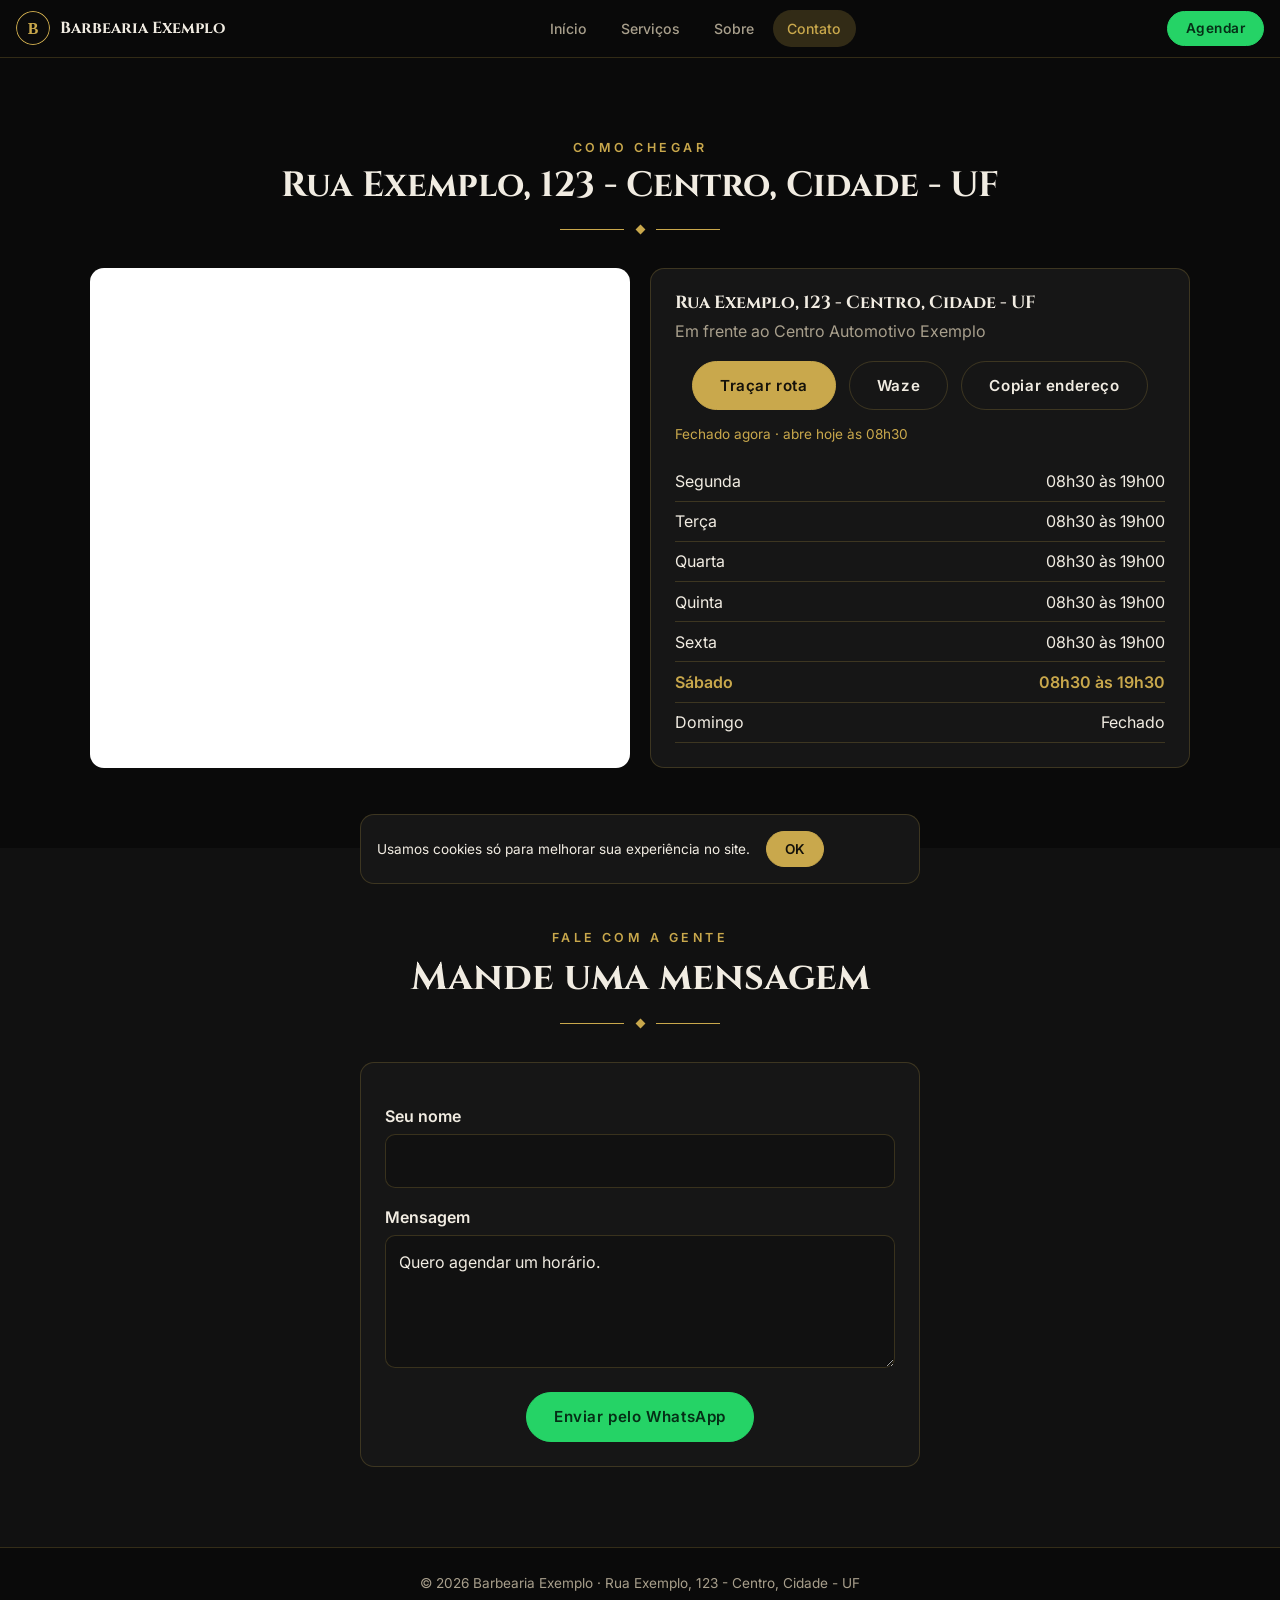
<file: contato.html>
<!doctype html>
<html lang="pt-BR">
<head>
<meta charset="utf-8"><meta name="viewport" content="width=device-width,initial-scale=1"><meta name="theme-color" content="#0a0a0a">
<title>Contato e como chegar | Barbearia Exemplo</title><meta name="description" content="Endereço, mapa, horários e WhatsApp da Barbearia Exemplo.">
<link rel="icon" href="assets/logo.svg">
<link rel="preconnect" href="https://fonts.googleapis.com"><link rel="preconnect" href="https://fonts.gstatic.com" crossorigin><link rel="stylesheet" href="https://fonts.googleapis.com/css2?family=Cinzel:wght@500;700&family=Inter:wght@400;500;600&display=swap">
<link rel="stylesheet" href="style.css">
</head>
<body>
<nav class="nav" aria-label="Principal">
  <a class="nav-logo" href="index.html"><img src="assets/logo.svg" alt=""><span data-txt="nome"></span></a>
  <div class="nav-list"><a href="index.html">Início</a><a href="servicos.html">Serviços</a><a href="sobre.html">Sobre</a><a href="contato.html" aria-current="page">Contato</a></div>
  <a class="btn wa peq" data-wa href="contato.html">Agendar</a>
</nav>
<main>
<section><div class="c"><p class="rot">Como chegar</p><h1 style="font-size:2.2rem;margin-top:.5rem" data-txt="endereco"></h1><div class="orn"><i></i></div>
<div class="visita">
  <div class="mapa"><iframe data-mapa title="Mapa" loading="lazy" referrerpolicy="no-referrer-when-downgrade"></iframe></div>
  <div class="card"><h3 data-txt="endereco"></h3><p class="suave" data-txt="referencia"></p>
    <p style="margin-top:1rem" class="ctas"><a class="btn" data-rota href="#">Traçar rota</a><a class="btn sec" data-waze href="#">Waze</a><button class="btn sec" data-copiar>Copiar endereço</button></p>
    <span class="status" id="status"></span><ul class="horas" id="horas"></ul></div>
</div></div></section>
<section class="alt"><div class="c" style="max-width:560px"><p class="rot">Fale com a gente</p><h2>Mande uma mensagem</h2><div class="orn"><i></i></div>
<form id="form-wa" class="card"><label for="nome">Seu nome</label><input id="nome" name="nome" required>
<label for="msg">Mensagem</label><textarea id="msg" name="msg" rows="4" required>Quero agendar um horário.</textarea>
<p style="margin-top:1rem;text-align:center"><button class="btn wa" type="submit">Enviar pelo WhatsApp</button></p></form></div></section>
</main>
<footer><div class="c">© <span data-ano></span> <span data-txt="nome"></span> · <span data-txt="endereco"></span></div></footer>
<script src="config.js"></script><script src="script.js"></script>
</body>
</html>
</file>
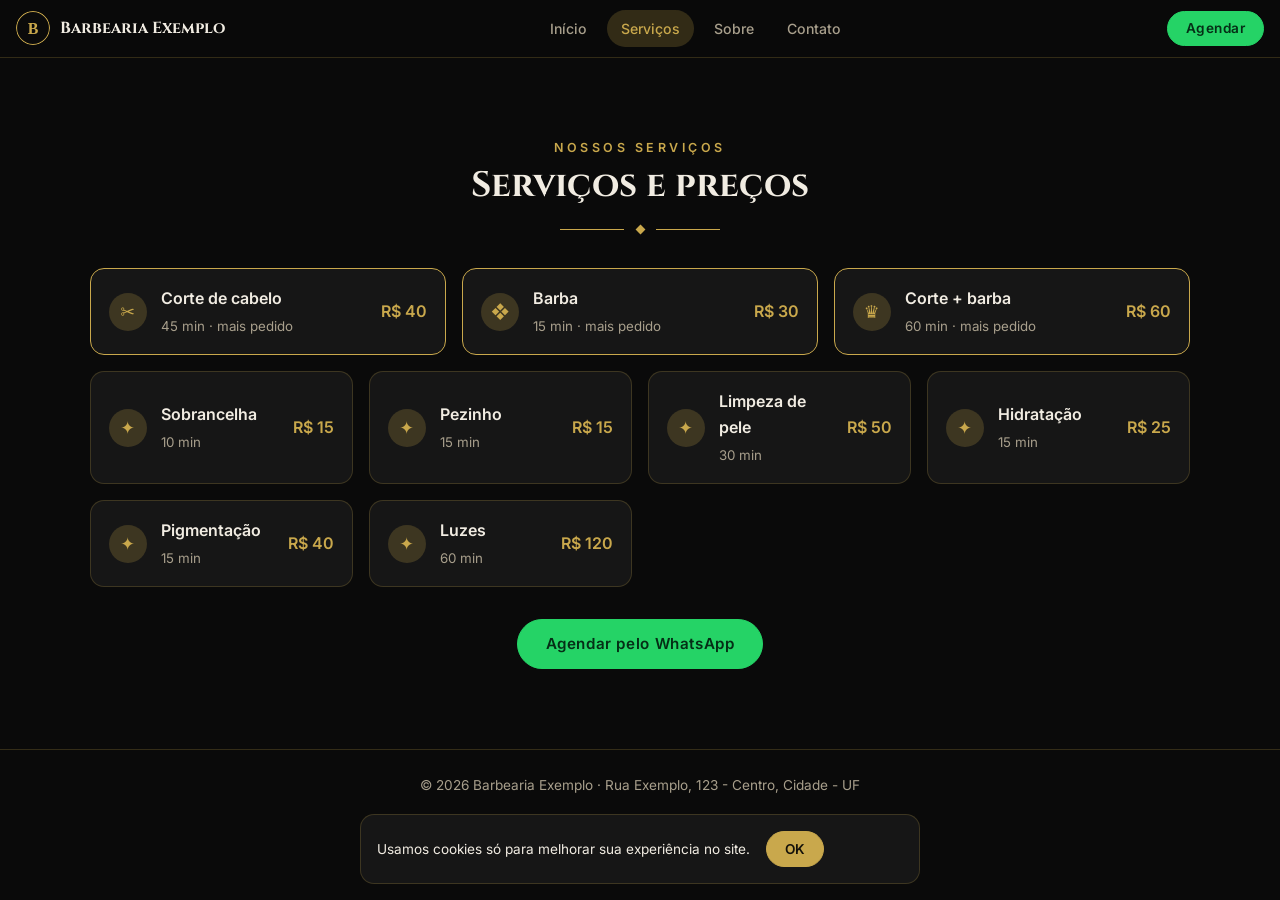
<file: servicos.html>
<!doctype html>
<html lang="pt-BR">
<head>
<meta charset="utf-8"><meta name="viewport" content="width=device-width,initial-scale=1"><meta name="theme-color" content="#0a0a0a">
<title>Serviços e preços | Barbearia Exemplo</title><meta name="description" content="Corte, barba, sobrancelha, química e combos. Veja serviços e preços.">
<link rel="icon" href="assets/logo.svg">
<link rel="preconnect" href="https://fonts.googleapis.com"><link rel="preconnect" href="https://fonts.gstatic.com" crossorigin><link rel="stylesheet" href="https://fonts.googleapis.com/css2?family=Cinzel:wght@500;700&family=Inter:wght@400;500;600&display=swap">
<link rel="stylesheet" href="style.css">
</head>
<body>
<nav class="nav" aria-label="Principal">
  <a class="nav-logo" href="index.html"><img src="assets/logo.svg" alt=""><span data-txt="nome"></span></a>
  <div class="nav-list"><a href="index.html">Início</a><a href="servicos.html" aria-current="page">Serviços</a><a href="sobre.html">Sobre</a><a href="contato.html">Contato</a></div>
  <a class="btn wa peq" data-wa href="contato.html">Agendar</a>
</nav>
<main>
<section><div class="c"><p class="rot">Nossos serviços</p><h1 style="font-size:2.2rem;margin-top:.5rem">Serviços e preços</h1><div class="orn"><i></i></div>
<div class="grade"><div class="svc top"><span class="ico">✂︎</span><span><b>Corte de cabelo</b><small>45 min · mais pedido</small></span><em>R$ 40</em></div><div class="svc top"><span class="ico">❖︎</span><span><b>Barba</b><small>15 min · mais pedido</small></span><em>R$ 30</em></div><div class="svc top"><span class="ico">♛︎</span><span><b>Corte + barba</b><small>60 min · mais pedido</small></span><em>R$ 60</em></div></div>
<div class="grade" style="margin-top:1rem">
<div class="svc"><span class="ico">✦︎</span><span><b>Sobrancelha</b><small>10 min</small></span><em>R$ 15</em></div>
<div class="svc"><span class="ico">✦︎</span><span><b>Pezinho</b><small>15 min</small></span><em>R$ 15</em></div>
<div class="svc"><span class="ico">✦︎</span><span><b>Limpeza de pele</b><small>30 min</small></span><em>R$ 50</em></div>
<div class="svc"><span class="ico">✦︎</span><span><b>Hidratação</b><small>15 min</small></span><em>R$ 25</em></div>
<div class="svc"><span class="ico">✦︎</span><span><b>Pigmentação</b><small>15 min</small></span><em>R$ 40</em></div>
<div class="svc"><span class="ico">✦︎</span><span><b>Luzes</b><small>60 min</small></span><em>R$ 120</em></div>
</div>
<p style="margin-top:2rem"><a class="btn wa" data-wa href="contato.html">Agendar pelo WhatsApp</a></p></div></section>
</main>
<footer><div class="c">© <span data-ano></span> <span data-txt="nome"></span> · <span data-txt="endereco"></span></div></footer>
<script src="config.js"></script><script src="script.js"></script>
</body>
</html>
</file>
<file: style.css>
/* ===== TEMA: troque só estas variáveis (ou use data-tema no <html>) ===== */
:root{--bg:#0a0a0a;--bg2:#111;--card:#161616;--texto:#f1ece2;--suave:#a89f8c;--ouro:#c9a84c;--ouro-t:#14110a;--linha:rgba(201,168,76,.22);--f-titulo:"Cinzel",Georgia,serif;--f-corpo:"Inter",system-ui,sans-serif;--raio:14px}
html[data-tema="vet"]{--bg:#08110f;--bg2:#0d1a17;--card:#13231f;--texto:#e9f4f1;--suave:#8fb0a8;--ouro:#3ecfb2;--ouro-t:#04211b;--linha:rgba(62,207,178,.25)}
html[data-tema="claro"]{--bg:#fff;--bg2:#f4f6f5;--card:#fff;--texto:#1c2b2a;--suave:#5b6b69;--ouro:#0f766e;--ouro-t:#fff;--linha:rgba(0,0,0,.13)}
/* ===== Base ===== */
*{box-sizing:border-box;margin:0}
html{scroll-behavior:smooth;scroll-padding-top:110px;background:var(--bg);color-scheme:dark}
html[data-tema="claro"]{color-scheme:light}
body{font:400 1rem/1.65 var(--f-corpo);color:var(--texto);background:var(--bg)}
img{max-width:100%;display:block}
a{color:inherit}
.c{width:min(1100px,100% - 2rem);margin-inline:auto}
section{padding:5rem 0;text-align:center}
.alt{background:var(--bg2)}
.rot{color:var(--ouro);font-size:.78rem;letter-spacing:.28em;text-transform:uppercase;font-weight:600}
h1,h2,h3{font-family:var(--f-titulo);line-height:1.15;font-weight:700}
h1{font-size:clamp(2rem,6vw,3.6rem)}
h2{font-size:clamp(1.6rem,4vw,2.4rem);margin-top:.5rem}
h3{font-size:1.1rem;margin-bottom:.3rem}
.suave{color:var(--suave)}
.orn{display:flex;align-items:center;justify-content:center;gap:.8rem;margin:1.2rem 0 2.2rem}
.orn::before,.orn::after{content:"";width:64px;height:1px;background:var(--ouro)}
.orn i{width:7px;height:7px;background:var(--ouro);transform:rotate(45deg)}
.btn{display:inline-flex;gap:.5rem;align-items:center;justify-content:center;padding:.9rem 1.7rem;border-radius:99px;background:var(--ouro);color:var(--ouro-t);font:600 .95rem var(--f-corpo);letter-spacing:.04em;text-decoration:none;border:1.5px solid var(--ouro);cursor:pointer;transition:transform .2s}
.btn:hover{transform:translateY(-2px)}
.btn.sec{background:transparent;color:var(--texto);border-color:var(--linha)}
.btn.wa{background:#25d366;border-color:#25d366;color:#052e16}
.btn.peq{padding:.55rem 1.1rem;font-size:.85rem}
/* ===== Navegação fixa ===== */
.nav{position:sticky;top:0;z-index:50;display:flex;align-items:center;justify-content:space-between;gap:.8rem;padding:.6rem 1rem;background:color-mix(in srgb,var(--bg) 88%,transparent);backdrop-filter:blur(10px);border-bottom:1px solid var(--linha)}
.nav-logo{display:flex;align-items:center;gap:.6rem;text-decoration:none;font:700 1rem var(--f-titulo)}
.nav-logo img{width:34px;height:34px;border-radius:50%}
.nav-list{display:flex;gap:.3rem;overflow-x:auto;scrollbar-width:none}
.nav-list a{padding:.45rem .9rem;border-radius:99px;text-decoration:none;font-size:.88rem;font-weight:500;white-space:nowrap;color:var(--suave)}
.nav-list a.on,.nav-list a[aria-current]{background:var(--linha);color:var(--ouro)}
@media(max-width:860px){.nav{flex-wrap:wrap}.nav-list{order:3;width:100%}}
/* ===== Hero ===== */
.hero{min-height:88vh;display:grid;place-items:center;padding:4rem 0;background:radial-gradient(ellipse at 50% 0,color-mix(in srgb,var(--ouro) 18%,transparent),transparent 60%),var(--hero-img,none) center/cover,var(--bg)}
.hero-logo{width:130px;height:130px;margin:0 auto 1.2rem;border-radius:50%;box-shadow:0 0 40px color-mix(in srgb,var(--ouro) 35%,transparent)}
.hero .suave{max-width:54ch;margin:1.2rem auto 2rem;font-size:1.1rem}
.ctas{display:flex;gap:.8rem;justify-content:center;flex-wrap:wrap}
.rolar{display:block;margin-top:2.5rem;color:var(--suave);font-size:.8rem;text-decoration:none;letter-spacing:.1em}
/* ===== Cards, pilares, serviços ===== */
.grade{display:grid;gap:1rem;grid-template-columns:repeat(auto-fit,minmax(250px,1fr));text-align:left}
.card{background:var(--card);border:1px solid var(--linha);border-radius:var(--raio);padding:1.5rem}
.pilar{text-align:center}
.ico{display:inline-grid;place-items:center;width:44px;height:44px;border-radius:50%;background:var(--linha);color:var(--ouro);font-size:1.1rem;margin-bottom:.7rem;flex:none}
.svc{display:flex;gap:.9rem;align-items:center;padding:1rem 1.1rem;background:var(--card);border:1px solid var(--linha);border-radius:var(--raio)}
.svc.top{border-color:var(--ouro)}
.svc .ico{margin:0;width:38px;height:38px}
.svc b{display:block;font-weight:600}
.svc small{color:var(--suave)}
.svc em{margin-left:auto;font-style:normal;color:var(--ouro);font-weight:600;white-space:nowrap}
details.mais{margin:1.2rem 0}
details summary{cursor:pointer;color:var(--ouro);font-weight:600;list-style:none;margin:1rem 0}
details[open] .a,details:not([open]) .f{display:none}
/* ===== Equipe (carrossel) ===== */
.carr{display:flex;gap:1rem;overflow-x:auto;scroll-snap-type:x mandatory;padding-bottom:1rem;scrollbar-width:none;text-align:left}
.carr>*{flex:0 0 min(340px,82vw);scroll-snap-align:center}
.setas{display:flex;gap:.6rem;justify-content:center;margin-top:.5rem}
.seta{width:42px;height:42px;border-radius:50%;border:1px solid var(--linha);background:var(--card);color:var(--ouro);cursor:pointer;font-size:1.1rem}
.pessoa{padding:0;overflow:hidden}
.foto{aspect-ratio:4/5;background:linear-gradient(160deg,var(--linha),var(--bg2))}
.foto img{width:100%;height:100%;object-fit:cover}
.pessoa .corpo{padding:1.2rem}
.tags{display:flex;flex-wrap:wrap;gap:.4rem;list-style:none;padding:0;margin:.6rem 0}
.tag{padding:.2rem .7rem;border-radius:99px;border:1px solid var(--linha);font-size:.78rem;color:var(--ouro)}
.insta{color:var(--ouro);text-decoration:none;font-weight:600;font-size:.9rem}
/* ===== Espaço, visita, final ===== */
.duo{display:grid;gap:2.5rem;grid-template-columns:repeat(auto-fit,minmax(300px,1fr));align-items:center;text-align:left}
.duo .orn{justify-content:flex-start}
.duo .foto{border-radius:var(--raio);aspect-ratio:4/3}
.visita{display:grid;gap:1.2rem;grid-template-columns:repeat(auto-fit,minmax(300px,1fr));text-align:left}
.mapa iframe{width:100%;height:100%;min-height:320px;border:0;border-radius:var(--raio)}
.horas{list-style:none;padding:0;margin-top:1rem}
.horas li{display:flex;justify-content:space-between;padding:.4rem 0;border-bottom:1px solid var(--linha)}
.horas .hoje{color:var(--ouro);font-weight:600}
.status{display:block;color:var(--ouro);font-size:.85rem;margin:.8rem 0 .2rem}
.final{background:radial-gradient(ellipse at 50% 100%,color-mix(in srgb,var(--ouro) 14%,transparent),transparent 65%)}
footer{padding:1.5rem 0;text-align:center;color:var(--suave);font-size:.85rem;border-top:1px solid var(--linha)}
.fab{position:fixed;right:1rem;bottom:1rem;z-index:60;box-shadow:0 6px 20px rgb(0 0 0/.4)}
.cookie{position:fixed;left:1rem;right:1rem;bottom:1rem;z-index:70;max-width:560px;margin-inline:auto;display:flex;gap:1rem;align-items:center;padding:1rem;background:var(--card);border:1px solid var(--linha);border-radius:var(--raio);font-size:.85rem}
/* ===== Formulários ===== */
label{display:block;font-weight:600;margin:1rem 0 .3rem;text-align:left}
input,select,textarea{width:100%;padding:.8rem;border-radius:10px;border:1px solid var(--linha);background:var(--bg2);color:var(--texto);font:inherit}
:focus-visible{outline:2px solid var(--ouro);outline-offset:2px}
@media(prefers-reduced-motion:reduce){html{scroll-behavior:auto}.btn{transition:none}}
</file>
